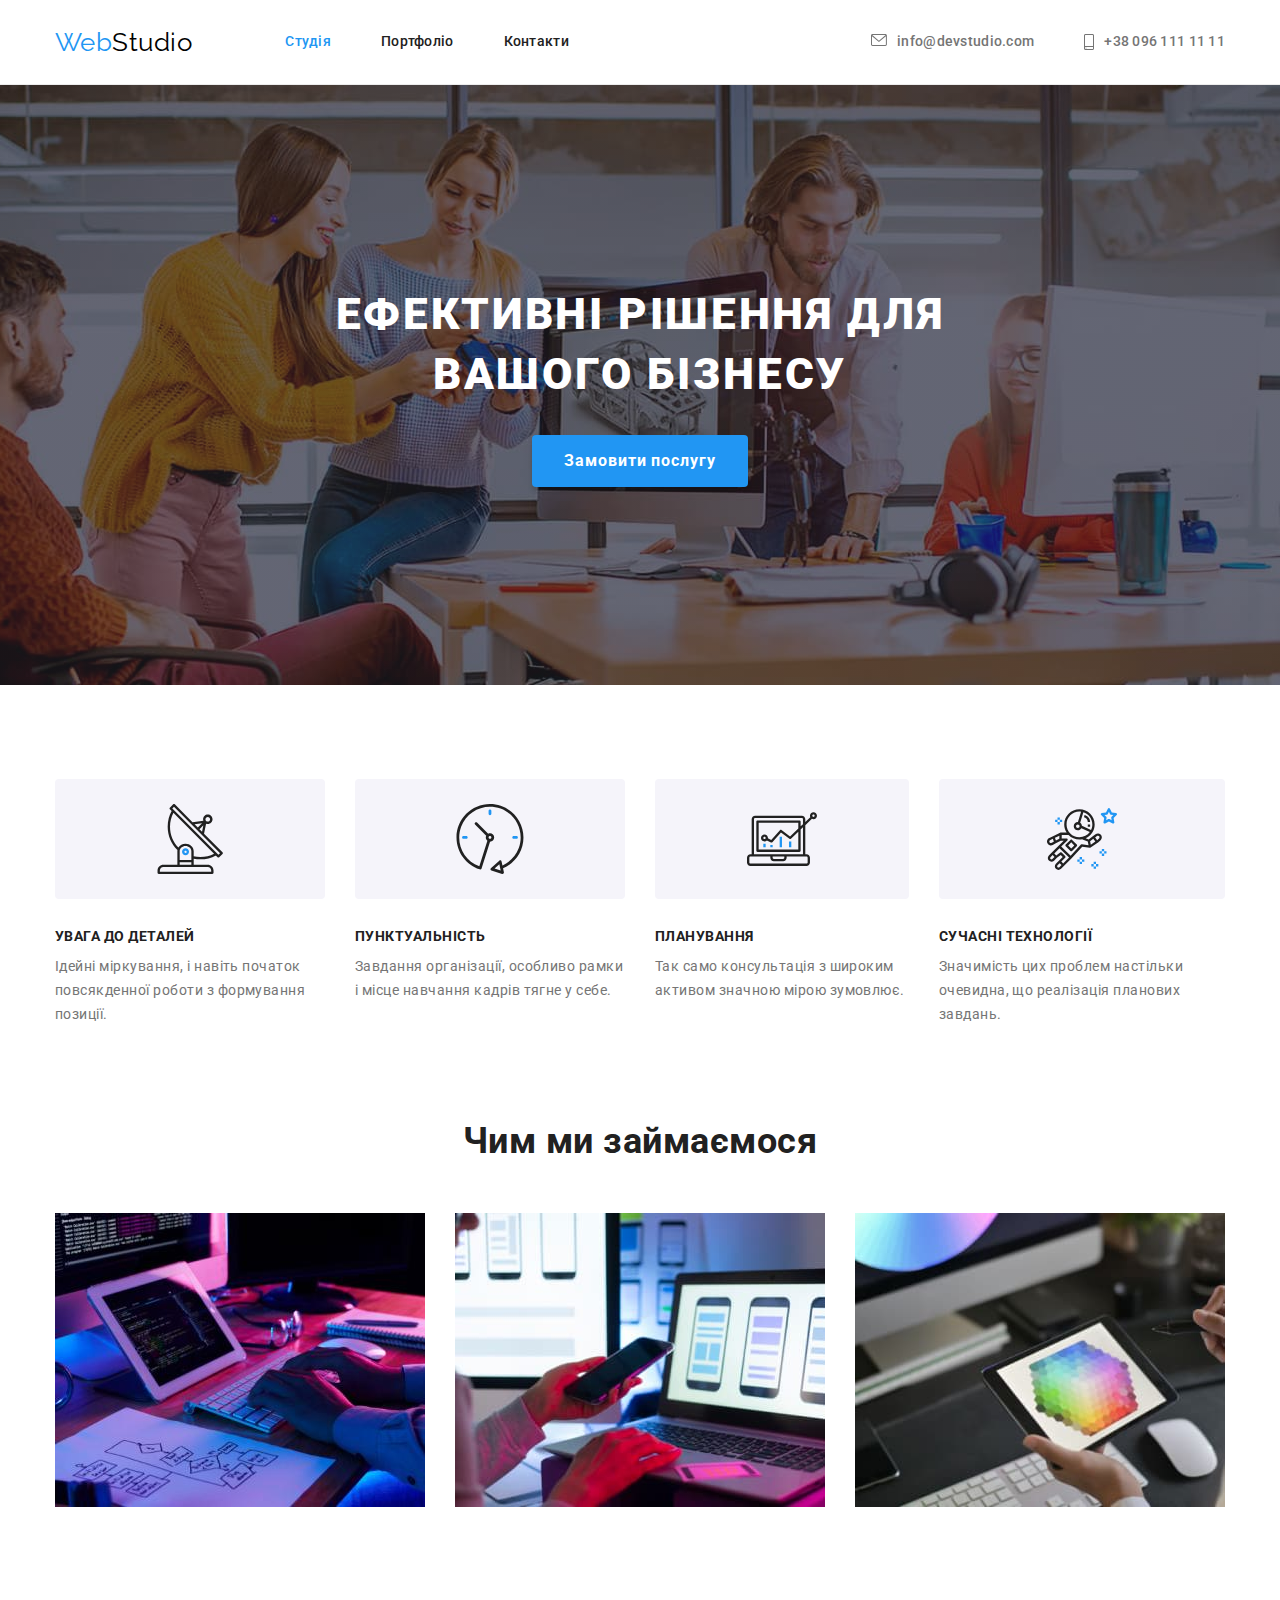
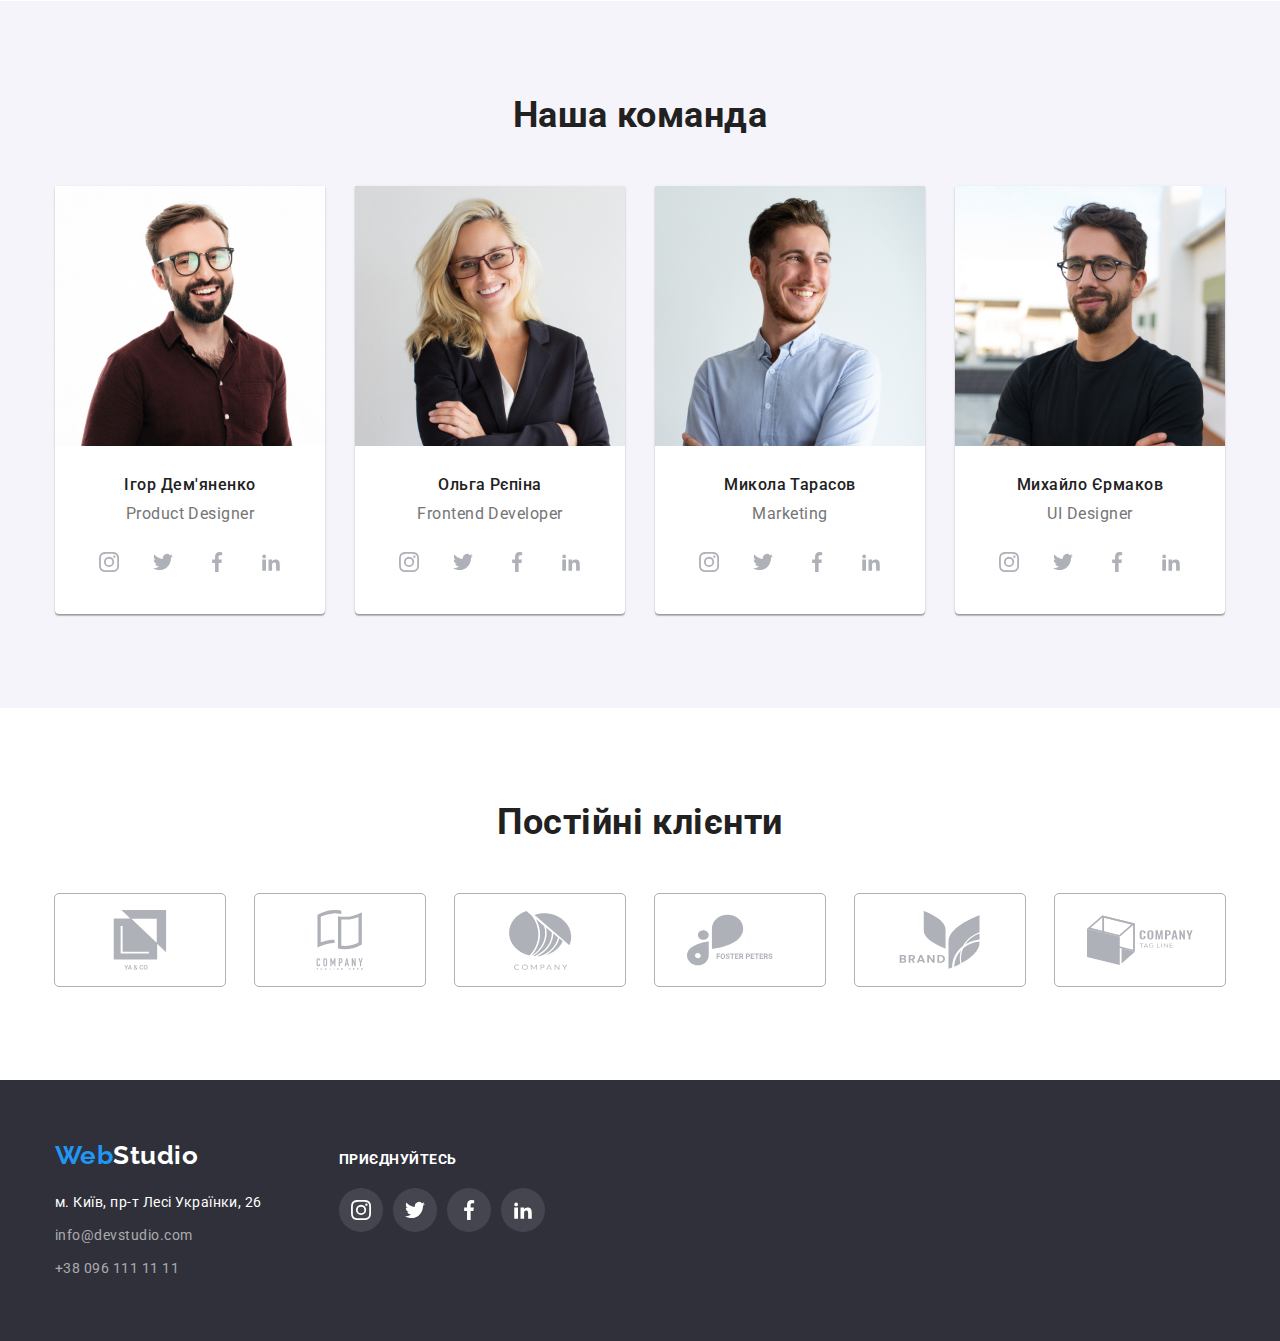
<file: index.html>
<!DOCTYPE html>
<html lang="uk">
  <head>
    <meta charset="UTF-8" />
    <meta http-equiv="X-UA-Compatible" content="IE=edge" />
    <meta name="viewport" content="width=device-width, initial-scale=1.0" />
    <title>Document</title>
    <link rel="preconnect" href="https://fonts.googleapis.com" />
    <link rel="preconnect" href="https://fonts.gstatic.com" crossorigin />
    <link
      href="https://fonts.googleapis.com/css2?family=Raleway:wght@700&family=Roboto:wght@500;700;900&display=swap"
      rel="stylesheet"
    />
    <link
      rel="stylesheet"
      href="https://cdnjs.cloudflare.com/ajax/libs/modern-normalize/1.0.0/modern-normalize.min.css"
    />
    <link rel="stylesheet" href="./css/styles.css" />
  </head>
  <body>
    <!-- Шапка сайта -->
    <header class="header">
      <div class="conteiner header-nav">
        <nav class="logo-nav">
          <a class="logo" href="./index.html"
            ><span class="logo-blue">Web</span>Studio</a
          >

          <ul class="site-nav list">
            <li class="item">
              <a href="./index.html" class="list-nav current">Студія </a>
            </li>
            <li class="item">
              <a href="./portfolio.html" class="list-nav">Портфоліо</a>
            </li>
            <li class="item">
              <a href="" class="list-nav">Контакти</a>
            </li>
          </ul>
        </nav>

        <div class="site-item">
          <ul class="site-link list">
            <li class="item">
              <a class="site-info" href="mailto:info@devstudio.com">
                <svg class="site-svg" width="16" height="12">
                  <use href="./images/icons.svg#icon-envelope"></use></svg
                >info@devstudio.com</a
              >
            </li>
            <li class="item">
              <a class="site-info" href="tel:+380961111111">
                <svg class="site-svg" width="10" height="16">
                  <use href="./images/icons.svg#icon-smartphone"></use></svg
                >+38 096 111 11 11</a
              >
            </li>
          </ul>
        </div>
      </div>
    </header>
    <!-- Компанія -->
    <main>
      <!-- Секція 1 -->
      <div class="overlay">
        <section class="hero-section">
          <div class="conteiner">
            <h1 class="container-hero">Ефективні рішення для вашого бізнесу</h1>
            <button type="button" class="button-hero">Замовити послугу</button>
          </div>
        </section>
      </div>
      <!-- Секція 2 -->
      <section class="containers">
        <div class="conteiner excample-info">
          <h2 class="excample">Приклади рішення для вашого бізнесу</h2>
          <ul class="list info">
            <li class="section-info">
              <div class="antena">
                <svg width="70" height="70">
                  <use href="./images/icons.svg#icon-Group-1"></use>
                </svg>
              </div>
              <h3 class="info-containers">УВАГА ДО ДЕТАЛЕЙ</h3>
              <p class="info-business">
                Ідейні міркування, і навіть початок повсякденної роботи з
                формування позиції.
              </p>
            </li>
            <li class="section-info clock">
              <div class="antena">
                <svg width="70" height="70">
                  <use href="./images/icons.svg#icon-clock-1-1"></use>
                </svg>
              </div>
              <h3 class="info-containers">ПУНКТУАЛЬНІСТЬ</h3>
              <p class="info-business">
                Завдання організації, особливо рамки і місце навчання кадрів
                тягне у себе.
              </p>
            </li>
            <li class="section-info diagram">
              <div class="antena">
                <svg width="70" height="70">
                  <use href="./images/icons.svg#icon-diagram-1-1"></use>
                </svg>
              </div>
              <h3 class="info-containers">ПЛАНУВАННЯ</h3>
              <p class="info-business">
                Так само консультація з широким активом значною мірою зумовлює.
              </p>
            </li>
            <li class="section-info astronaut">
              <div class="antena">
                <svg width="70" height="70">
                  <use href="./images/icons.svg#icon-astronaut-1-1"></use>
                </svg>
              </div>
              <h3 class="info-containers">СУЧАСНІ ТЕХНОЛОГІЇ</h3>
              <p class="info-business">
                Значимість цих проблем настільки очевидна, що реалізація
                планових завдань.
              </p>
            </li>
          </ul>
        </div>
      </section>
      <section class="activities">
        <div class="conteiner">
          <h2 class="project-item">Чим ми займаємося</h2>
          <ul class="list img">
            <li></li>
            <li class="project-img">
              <img src="./images/box1.jpg" alt="ТЕХНОЛОГІЇ" width="370" />
            </li>
            <li class="project-img">
              <img src="./images/box2.jpg" alt="ТЕХНОЛОГІЇ" width="370" />
            </li>
            <li class="project-img">
              <img src="./images/box3.jpg" alt="ТЕХНОЛОГІЇ" width="370" />
            </li>
          </ul>
        </div>
      </section>
      <!-- Секція 3 -->
      <section class="item-section">
        <div class="conteiner">
          <h2 class="item-container">Наша команда</h2>
          <ul class="item-info list">
            <li class="item-images">
              <img
                src="./images/Ihor.jpg"
                alt="Розробник"
                width="270"
                height="260"
              />
              <div class="title-developer">
                <h3 class="item-web">Ігор Дем'яненко</h3>
                <p lang="en" class="item-profesional">Product Designer</p>
                <ul class="icons-svg list">
                  <li class="items-svg">
                    <a class="icons" href="">
                      <svg class="svg" width="20" height="20">
                        <use href="./images/icons.svg#icon-instagram"></use>
                      </svg>
                    </a>
                  </li>
                  <li class="items-svg">
                    <a class="icons" href="">
                      <svg class="svg" width="20" height="20">
                        <use href="./images/icons.svg#icon-twitter"></use>
                      </svg>
                    </a>
                  </li>
                  <li class="items-svg">
                    <a class="icons" href="">
                      <svg class="svg" width="20" height="20">
                        <use href="./images/icons.svg#icon-facebook"></use>
                      </svg>
                    </a>
                  </li>
                  <li class="items-svg">
                    <a class="icons" href="">
                      <svg class="svg" width="20" height="20">
                        <use href="./images/icons.svg#icon-linkedin2"></use>
                      </svg>
                    </a>
                  </li>
                </ul>
              </div>
            </li>

            <li class="item-images">
              <img
                src="./images/Olga.jpg"
                alt="Розробник"
                width="270"
                height="260"
              />
              <div class="title-developer">
                <h3 class="item-web">Ольга Рєпіна</h3>
                <p lang="en" class="item-profesional">Frontend Developer</p>
                <ul class="icons-svg list">
                  <li>
                    <a class="icons" href="">
                      <svg class="svg" width="20" height="20">
                        <use href="./images/icons.svg#icon-instagram"></use>
                      </svg>
                    </a>
                  </li>
                  <li>
                    <a class="icons" href="">
                      <svg class="svg" width="20" height="20">
                        <use href="./images/icons.svg#icon-twitter"></use>
                      </svg>
                    </a>
                  </li>
                  <li>
                    <a class="icons" href="">
                      <svg class="svg" width="20" height="20">
                        <use href="./images/icons.svg#icon-facebook"></use>
                      </svg>
                    </a>
                  </li>
                  <li>
                    <a class="icons" href="">
                      <svg class="svg" width="20" height="20">
                        <use href="./images/icons.svg#icon-linkedin2"></use>
                      </svg>
                    </a>
                  </li>
                </ul>
              </div>
            </li>
            <li class="item-images">
              <img
                src="./images/Mukola.jpg"
                alt="Розробник"
                width="270"
                height="260"
              />
              <div class="title-developer">
                <h3 class="item-web">Микола Тарасов</h3>
                <p lang="en" class="item-profesional">Marketing</p>
                <ul class="icons-svg list">
                  <li>
                    <a class="icons" href="">
                      <svg class="svg" width="20" height="20">
                        <use href="./images/icons.svg#icon-instagram"></use>
                      </svg>
                    </a>
                  </li>
                  <li>
                    <a class="icons" href="">
                      <svg class="svg" width="20" height="20">
                        <use href="./images/icons.svg#icon-twitter"></use>
                      </svg>
                    </a>
                  </li>
                  <li>
                    <a class="icons" href="">
                      <svg class="svg" width="20" height="20">
                        <use href="./images/icons.svg#icon-facebook"></use>
                      </svg>
                    </a>
                  </li>
                  <li>
                    <a class="icons" href="">
                      <svg class="svg" width="20" height="20">
                        <use href="./images/icons.svg#icon-linkedin2"></use>
                      </svg>
                    </a>
                  </li>
                </ul>
              </div>
            </li>
            <li class="item-images">
              <img
                src="./images/Misha.jpg"
                alt="Розробник"
                width="270"
                height="260"
              />
              <div class="title-developer">
                <h3 class="item-web">Михайло Єрмаков</h3>
                <p lang="en" class="item-profesional">UI Designer</p>
                <ul class="icons-svg list">
                  <li>
                    <a class="icons" href="">
                      <svg class="svg" width="20" height="20">
                        <use href="./images/icons.svg#icon-instagram"></use>
                      </svg>
                    </a>
                  </li>
                  <li>
                    <a class="icons" href="">
                      <svg class="svg" width="20" height="20">
                        <use href="./images/icons.svg#icon-twitter"></use>
                      </svg>
                    </a>
                  </li>
                  <li>
                    <a class="icons" href="">
                      <svg class="svg" width="20" height="20">
                        <use href="./images/icons.svg#icon-facebook"></use>
                      </svg>
                    </a>
                  </li>
                  <li>
                    <a class="icons" href="">
                      <svg class="svg" width="20" height="20">
                        <use href="./images/icons.svg#icon-linkedin2"></use>
                      </svg>
                    </a>
                  </li>
                </ul>
              </div>
            </li>
          </ul>
        </div>
      </section>
      <section class="group-company">
        <div class="conteiner">
          <h2 class="group">Постійні клієнти</h2>
          <ul class="company list">
            <li class="group-1">
              <a class="link-group" href="">
                <svg class="icons-group" width="106" height="60">
                  <use href="./images/icons.svg#icon-group"></use>
                </svg>
              </a>
            </li>
            <li class="group-1">
              <a class="link-group" href="">
                <svg class="icons-group" width="106" height="60">
                  <use href="./images/icons.svg#icon-group2"></use>
                </svg>
              </a>
            </li>
            <li class="group-1">
              <a class="link-group" href="">
                <svg class="icons-group" width="106" height="60">
                  <use href="./images/icons.svg#icon-group3"></use>
                </svg>
              </a>
            </li>
            <li class="group-1">
              <a class="link-group" href="">
                <svg class="icons-group" width="106" height="60">
                  <use href="./images/icons.svg#icon-group4"></use>
                </svg>
              </a>
            </li>
            <li class="group-1">
              <a class="link-group" href="">
                <svg class="icons-group" width="106" height="60">
                  <use href="./images/icons.svg#icon-group5"></use>
                </svg>
              </a>
            </li>
            <li class="group-1">
              <a class="link-group" href="">
                <svg class="icons-group" width="106" height="60">
                  <use href="./images/icons.svg#icon-group6"></use>
                </svg>
              </a>
            </li>
          </ul>
        </div>
      </section>
    </main>
    <!-- Футер -->
    <footer class="site-adr">
      <div class="conteiner footer-item">
        <div class="adr-footer">
          <address class="footer-adr">
            <a class="adr-site" href="./index.html"
              ><span class="adr-blue">Web</span>Studio</a
            >
            <p class="adr-street">м. Київ, пр-т Лесі Українки, 26</p>
            <ul class="list">
              <li class="mail">
                <a href="mailto:info@devstudio.com" class="site-mail"
                  >info@devstudio.com</a
                >
              </li>
              <li class="tel">
                <a href="tel:+380961111111" class="site-tel"
                  >+38 096 111 11 11</a
                >
              </li>
            </ul>
          </address>
        </div>
        <div class="">
          <h2 class="footer-title">Приєднуйтесь</h2>
          <ul class="footer list">
            <li>
              <a class="footer-svg" href="">
                <svg width="20" height="20">
                  <use href="./images/icons.svg#icon-instagram"></use>
                </svg>
              </a>
            </li>
            <li>
              <a class="footer-svg" href="">
                <svg width="20" height="20">
                  <use href="./images/icons.svg#icon-twitter"></use>
                </svg>
              </a>
            </li>
            <li>
              <a class="footer-svg" href="">
                <svg width="20" height="20">
                  <use href="./images/icons.svg#icon-facebook"></use>
                </svg>
              </a>
            </li>
            <li>
              <a class="footer-svg" href="">
                <svg width="20" height="20">
                  <use href="./images/icons.svg#icon-linkedin2"></use>
                </svg>
              </a>
            </li>
          </ul>
        </div>
      </div>
    </footer>
  </body>
</html>
</file>
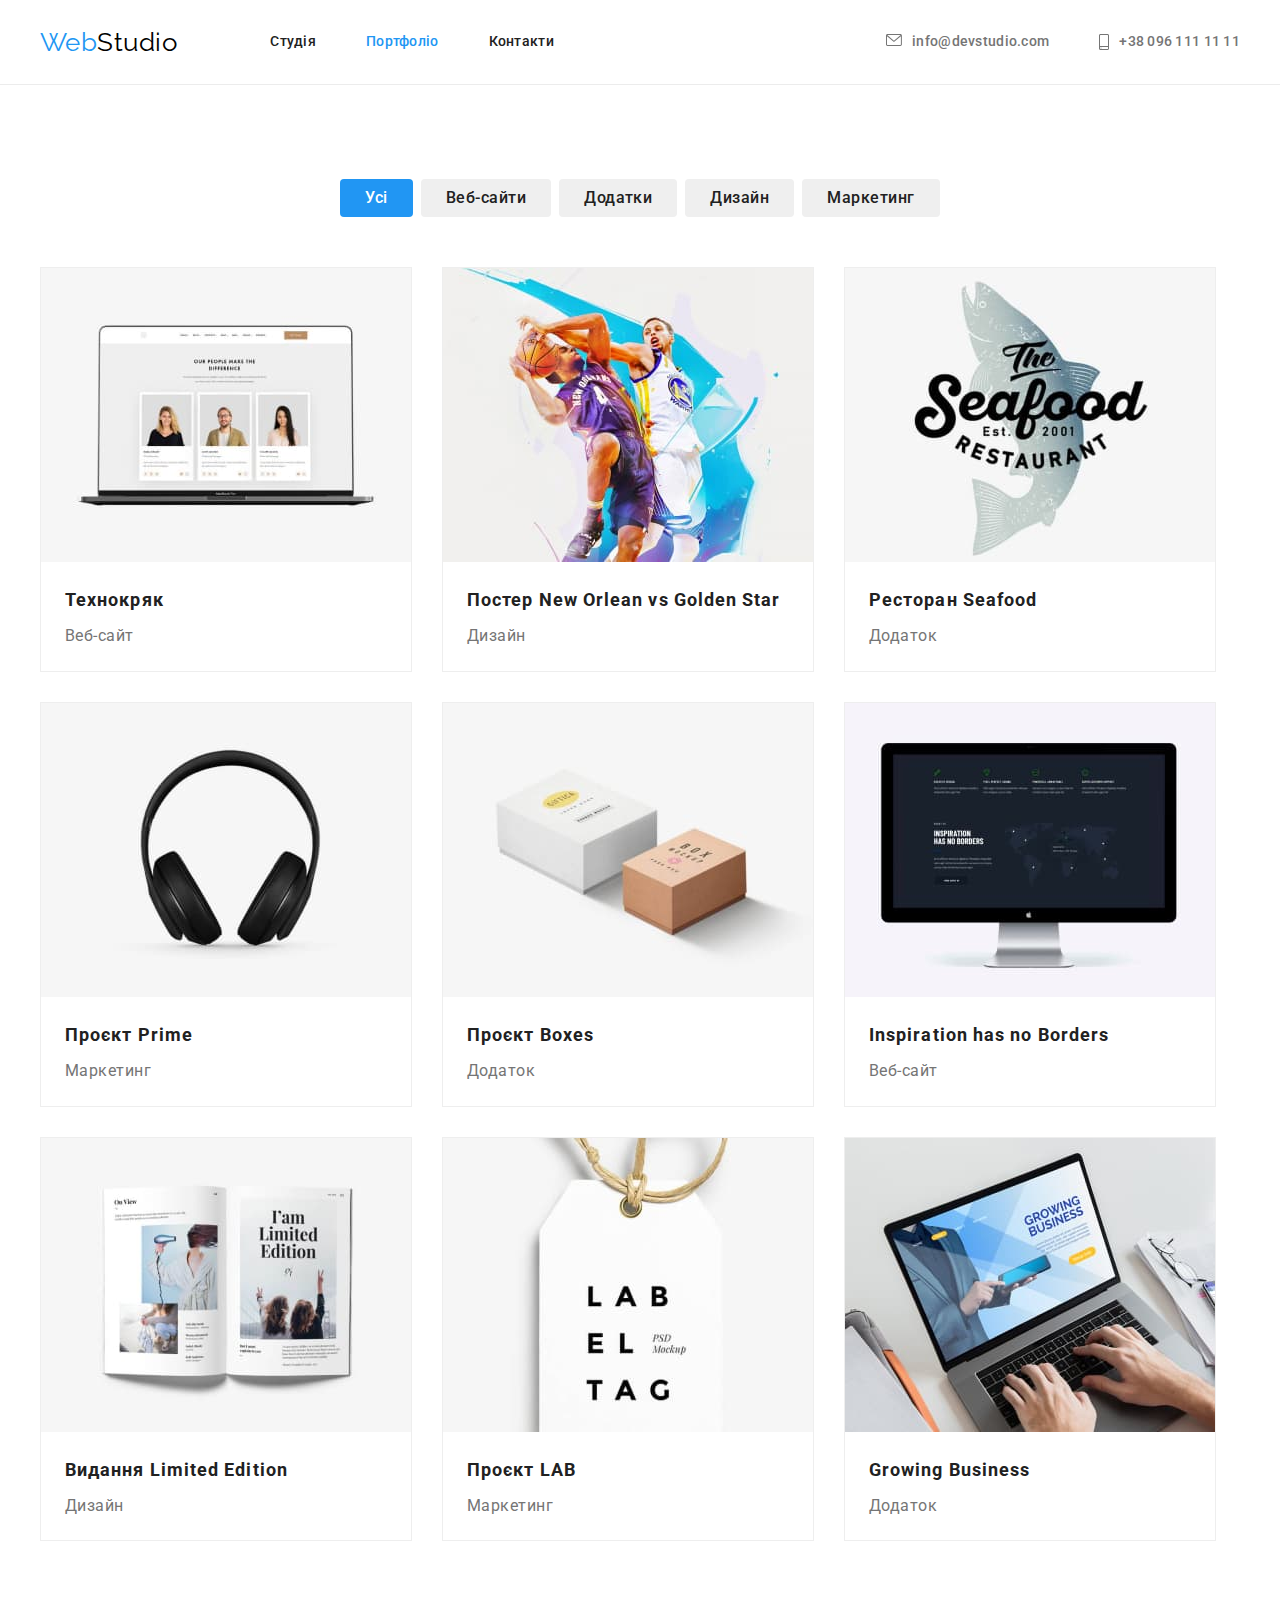
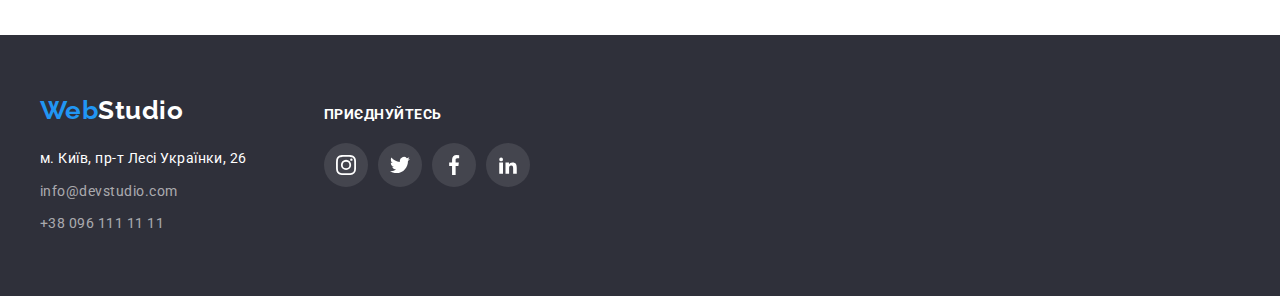
<file: portfolio.html>
<!DOCTYPE html>
<html lang="uk">
  <head>
    <meta charset="UTF-8" />
    <meta http-equiv="X-UA-Compatible" content="IE=edge" />
    <meta name="viewport" content="width=device-width, initial-scale=1.0" />
    <title>portfolio</title>
    <link rel="stylesheet" href="./css/styles.css" />
    <link rel="preconnect" href="https://fonts.googleapis.com" />
    <link rel="preconnect" href="https://fonts.gstatic.com" crossorigin />
    <link
      href="https://fonts.googleapis.com/css2?family=Raleway:wght@700&family=Roboto:wght@500;700;900&display=swap"
      rel="stylesheet"
    />
  </head>
  <body>
    <!---------------- ШАпка портфоліо ---------------------------------->
    <header class="header">
      <div class="conteiner header-nav">
        <nav class="logo-nav">
          <a class="logo" href="./index.html"
            ><span class="logo-blue">Web</span>Studio</a
          >

          <ul class="site-nav list">
            <li class="item">
              <a href="./index.html" class="list-nav">Студія</a>
            </li>
            <li class="item">
              <a href="./portfolio.html" class="list-nav current">Портфоліо</a>
            </li>
            <li class="item">
              <a href="" class="list-nav">Контакти</a>
            </li>
          </ul>
        </nav>

        <div class="site-item">
          <ul class="site-link list">
            <li class="item">
              <a class="site-info" href="mailto:info@devstudio.com">
                <svg class="site-svg" width="16" height="12">
                  <use href="./images/icons.svg#icon-envelope"></use></svg
                >info@devstudio.com</a
              >
            </li>
            <li class="item">
              <a class="site-info" href="tel:+380961111111">
                <svg class="site-svg" width="10" height="16">
                  <use href="./images/icons.svg#icon-smartphone"></use></svg
                >+38 096 111 11 11</a
              >
            </li>
          </ul>
        </div>
      </div>
    </header>

    <main class="main-sections">
      <!------------------ Компанія--------------------------------- -->
      <section class="section-company">
        <div class="conteiner">
          <h1 class="excample">Портфоліо</h1>
          <!------------- Фільтр портфоліо-------------------- -->
          <ul class="section-buttons list">
            <li class="filter-buttons">
              <button type="button" class="buttons active">Усі</button>
            </li>
            <li class="">
              <button type="button" class="buttons">Веб-сайти</button>
            </li>
            <li class="">
              <button class="buttons" type="button">Додатки</button>
            </li>
            <li class="">
              <button type="button" class="buttons">Дизайн</button>
            </li>
            <li class="">
              <button type="button" class="buttons">Маркетинг</button>
            </li>
          </ul>
        </div>
        <!---------------- Проекти  --------------------------->
        <div class="conteiner">
          <ul class="sections-projects list">
            <li class="projects">
              <a class="project-section" href="">
                <img
                  src="./images/portfolio1.jpg"
                  alt="Проекти"
                  width="370"
                  height="294"
                />
                <div class="section-title">
                  <h2 class="projects-portfolio">Технокряк</h2>
                  <p class="projects-title">Веб-сайт</p>
                </div>
              </a>
            </li>

            <li class="projects">
              <a class="project-section" href="">
                <img
                  src="./images/portfolio2.jpg"
                  alt="Проекти"
                  width="370"
                  height="294"
                />
                <div class="section-title">
                  <h2 class="projects-portfolio">
                    Постер New Orlean vs Golden Star
                  </h2>
                  <p class="projects-title">Дизайн</p>
                </div>
              </a>
            </li>

            <li class="projects">
              <a class="project-section" href="">
                <img
                  src="./images/portfolio3.jpg"
                  alt="Проекти"
                  width="370"
                  height="294"
                />
                <div class="section-title">
                  <h2 class="projects-portfolio">Ресторан Seafood</h2>
                  <p class="projects-title">Додаток</p>
                </div>
              </a>
            </li>

            <li class="projects">
              <a class="project-section" href="">
                <img
                  src="./images/portfolio4.jpg"
                  alt="Проекти"
                  width="370"
                  height="294"
                />
                <div class="section-title">
                  <h2 class="projects-portfolio">Проєкт Prime</h2>
                  <p class="projects-title">Маркетинг</p>
                </div>
              </a>
            </li>

            <li class="projects">
              <a class="project-section" href="">
                <img
                  src="./images/portfolio5.jpg"
                  alt="Проекти"
                  width="370"
                  height="294"
                />
                <div class="section-title">
                  <h2 class="projects-portfolio">Проєкт Boxes</h2>
                  <p class="projects-title">Додаток</p>
                </div>
              </a>
            </li>

            <li class="projects">
              <a class="project-section" href="">
                <img
                  src="./images/portfolio6.jpg"
                  alt="Проекти"
                  width="370"
                  height="294"
                />
                <div class="section-title">
                  <h2 class="projects-portfolio" lang="en">
                    Inspiration has no Borders
                  </h2>
                  <p class="projects-title">Веб-сайт</p>
                </div>
              </a>
            </li>

            <li class="projects">
              <a class="project-section" href="">
                <img
                  src="./images/portfolio7.jpg"
                  alt="Проекти"
                  width="370"
                  height="294"
                />
                <div class="section-title">
                  <h2 class="projects-portfolio">Видання Limited Edition</h2>
                  <p class="projects-title">Дизайн</p>
                </div>
              </a>
            </li>

            <li class="projects">
              <a class="project-section" href="">
                <img
                  src="./images/portfolio8.jpg"
                  alt="Проекти"
                  width="370"
                  height="294"
                />
                <div class="section-title">
                  <h2 class="projects-portfolio">Проєкт LAB</h2>
                  <p class="projects-title">Маркетинг</p>
                </div>
              </a>
            </li>
            <li class="projects">
              <a class="project-section" href="">
                <img
                  src="./images/portfolio9.jpg"
                  alt="Проекти"
                  width="370"
                  height="294"
                />
                <div class="section-title">
                  <h2 class="projects-portfolio" lang="en">Growing Business</h2>
                  <p class="projects-title">Додаток</p>
                </div>
              </a>
            </li>
          </ul>
        </div>
      </section>
    </main>
    <!-- Футер -->
    <footer class="site-adr">
      <div class="conteiner footer-item">
        <div class="adr-footer">
          <address class="footer-adr">
            <a class="adr-site" href="./index.html"
              ><span class="adr-blue">Web</span>Studio</a
            >
            <p class="adr-street">м. Київ, пр-т Лесі Українки, 26</p>
            <ul class="list">
              <li class="mail">
                <a href="mailto:info@devstudio.com" class="site-mail"
                  >info@devstudio.com</a
                >
              </li>
              <li class="tel">
                <a href="tel:+380961111111" class="site-tel"
                  >+38 096 111 11 11</a
                >
              </li>
            </ul>
          </address>
        </div>
        <div class="">
          <h2 class="footer-title">Приєднуйтесь</h2>
          <ul class="footer list">
            <li>
              <a class="footer-svg" href="">
                <svg width="20" height="20">
                  <use href="./images/icons.svg#icon-instagram"></use>
                </svg>
              </a>
            </li>
            <li>
              <a class="footer-svg" href="">
                <svg width="20" height="20">
                  <use href="./images/icons.svg#icon-twitter"></use>
                </svg>
              </a>
            </li>
            <li>
              <a class="footer-svg" href="">
                <svg width="20" height="20">
                  <use href="./images/icons.svg#icon-facebook"></use>
                </svg>
              </a>
            </li>
            <li>
              <a class="footer-svg" href="">
                <svg width="20" height="20">
                  <use href="./images/icons.svg#icon-linkedin2"></use>
                </svg>
              </a>
            </li>
          </ul>
        </div>
      </div>
    </footer>
  </body>
</html>
</file>
<file: css/styles.css>
/* Основний колір тексту #212121 */
/* Другорядний колір тексту #757575 */
/* Назва сайту #000000 */
/* При написканні #2196F3 */
/* Фон сайта #F5F5F5 */
/* Шапка #FFFFFF */
/* Секція 1 #2F303A */
/* Секція 2 #F5F5F5 */
/* Секція 3 #F5F4FA */
/* Футер #2F303A */

:root {
  --primery-web-color: #000000;
  --brand-text-color: #212121;
  --tittle-text-color: #757575;
  --background-color: #f5f5f5;
  --tittle-buttom-color: #2196f3;
  --container-hero-color: #ffffff;
  --content-section-color: #2f303a;
  --section-item-color: #f5f4fa;
  --section-footer-color: rgba(255, 255, 255, 0.6);
  --buttom-hero-color: #188ce8;
  --icons-color: #AFB1B8;
  --icons-bgr-color: #ffffff;
}

body {
  background-color: var(--container-hero-color);
  font-family: Roboto, sans-serif;
  letter-spacing: 0.03em;
  margin: 0;
}

h1,
h2,
h3,
ul,
p {
  margin: 0;
  padding: 0;
}

/* Шапка сайта */
.conteiner {
  margin-left: auto;
  margin-right: auto;
  padding-left: 15px;
  padding-right: 15px;
  max-width: 1200px;
}

.header {
  border-bottom: 1px solid #ECECEC;
}

.header-nav {
  display: flex;
  align-items: center;
}

.logo-nav {
  display: flex;
  align-items: center;
}

.logo {
  color: var(--primery-web-color);

  font-family: Raleway, sans-serif;
  font-size: 26px;
  line-height: 1.19;
  text-decoration: none;
}

.logo:hover,
.logo:focus {
  color: var(--tittle-buttom-color);
}

.logo-blue {
  color: var(--tittle-buttom-color);
}

.site-nav {
  display: flex;
  margin-left: 93px;
}

.site-nav .item:not(:last-child) {
  margin-right: 50px;

}


.list {
  list-style: none;
}


.list-nav {
  display: block;
  padding: 34px 0;
  color: var(--brand-text-color);

  font-weight: 500;
  font-size: 14px;
  line-height: 1.14;
  letter-spacing: 0.02em;
  text-decoration: none;
}

.list-nav:hover,
.list-nav:focus {
  color: var(--tittle-buttom-color);
}

.site-nav .list-nav.current {
  color: var(--tittle-buttom-color);
}

.site-link {
  display: flex;

}

.site-item {
  margin-left: auto;
}

.site-link .item+.item {
  margin-left: 50px;
}

.site-info {
  display: flex;
  padding: 34px 0;

  color: var(--tittle-text-color);

  font-weight: 500;
  font-size: 14px;
  line-height: 1.14;
  letter-spacing: 0.02em;
  text-decoration: none;
}

.site-svg {
  margin-right: 10px;
  fill: currentColor;

}

.site-info:hover,
.site-info:focus {
  color: var(--tittle-buttom-color);
}



/* ----------------------------------Компанія------------------------------ */
/* -----------------------------------Секція 1---------------------------- */
.overlay {
  max-width: 1600px;
  height: 600px;
  margin-left: auto;
  margin-right: auto;
  background-image: linear-gradient(rgba(47, 48, 58, 0.4), rgba(47, 48, 58, 0.4)), url(../images/Overlay.jpg);
  background-repeat: no-repeat;
  background-position: center;
  background-size: cover;
  background-color: var(--content-section-color);
}


.hero-section {
  padding: 200px 0;
  text-align: center;

}

.container-hero {
  margin: 0 auto;
  margin-bottom: 30px;

  color: var(--container-hero-color);
  width: 696px;
  font-weight: 900;
  text-align: center;
  font-size: 44px;
  line-height: 1.36;
  letter-spacing: 0.06em;
  text-transform: uppercase;
}

.button-hero {
  padding: 11px 32px;
  border: 0;
  min-width: 216px;
  background-color: var(--tittle-buttom-color);
  color: var(--container-hero-color);

  cursor: pointer;
  font-family: inherit;
  font-weight: 700;
  font-size: 16px;
  line-height: 1.87;
  letter-spacing: 0.06em;
  border-radius: 4px;
  box-shadow: 0px 4px 4px rgba(0, 0, 0, 0.15);
}

.button-hero:hover,
.button-hero:focus {
  background-color: var(--buttom-hero-color);
  color: var(--container-hero-color);
}

/* ----------------------------------Секція 2------------------------*/
.containers {
  padding: 94px 0;
  background-color: var(--container-hero-color);

}

.excample {
  overflow: hidden;
  position: absolute;
  white-space: nowrap;
  clip: rect(0 0 0 0);
  clip-path: inset(50%);
  height: 1px;
  width: 1px;
}

.list.info {
  display: flex;

}

.section-info:not(:last-child) {
  max-width: 270px;
  margin-right: 30px;
}

.antena {
  display: flex;
  justify-content: center;
  align-items: center;
  height: 120px;
  margin-bottom: 30px;

  background-color: var(--section-item-color);
  border-radius: 4px;
}

.info-containers {
  margin-bottom: 10px;

  color: var(--brand-text-color);
  font-weight: 700;
  font-size: 14px;
  line-height: 1.14;
}

.info-business {
  color: var(--tittle-text-color);

  font-weight: 400;
  font-size: 14px;
  line-height: 1.71;
}

.activities {
  padding-bottom: 94px;
}

img {
  display: block;
  max-width: 100%;
  height: auto;
}

.list.img {
  display: flex;
}

.project-img:last-child {
  margin-right: 0;
}

.project-img {
  margin-right: 30px;
}

.project-item {
  margin-bottom: 50px;

  color: var(--brand-text-color);
  font-weight: 700;
  font-size: 36px;
  line-height: 1.16;
  text-align: center;
}

/* -------------------------Секція 3 ----------------------------*/
.item-info.list {
  display: flex;
}

.item-images {
  width: 270px;
  margin-right: 30px;
  background: var(--container-hero-color);
  box-shadow: 0px 1px 3px rgba(0, 0, 0, 0.12), 0px 1px 1px rgba(0, 0, 0, 0.14), 0px 2px 1px rgba(0, 0, 0, 0.2);
  border-radius: 0px 0px 4px 4px;
}

.item-images:last-child {
  margin-right: 0;
}

.item-section {
  padding-bottom: 94px;
  padding-top: 94px;

  background-color: var(--section-item-color);
}

.item-container {
  margin-bottom: 50px;

  color: var(--brand-text-color);
  font-weight: 700;
  font-size: 36px;
  line-height: 1.16;
  text-align: center;
}

.title-developer {
  padding: 30px;
}

.item-web {
  margin-bottom: 10px;

  color: var(--brand-text-color);
  font-weight: 500;
  font-size: 16px;
  line-height: 1.18;
  text-align: center;
}

.item-profesional {
  color: var(--tittle-text-color);

  font-weight: 400;
  font-size: 16px;
  line-height: 1.18;
  text-align: center;
  margin-bottom: 16px;
}

.icons-svg.list {
  display: flex;
  justify-content: center;
  align-items: center;
  gap: 10px;

}

.icons {
  display: flex;
  width: 44px;
  height: 44px;
  margin: 0;
  background-color: var(--container-hero-color);
  fill: var(--icons-color);
  border-radius: 50%;
  align-items: center;
  justify-content: center;
  outline: 1px solid var(--container-hero-color);

}

.icons:hover,
.icons:focus {
  background-color: var(--tittle-buttom-color);
  fill: var(--icons-bgr-color);
}

/* -------------------------Секія----------------------- 4 */
.group-company {
  padding: 94px 0;
}

.group {
  color: var(--brand-text-color);
  font-weight: 700;
  font-size: 36px;
  line-height: 1.16;
  text-align: center;
  margin-bottom: 50px;
}

.company.list {
  display: flex;
  justify-content: space-between;
  gap: 27px;
}

.link-group {
  display: flex;
  width: 170px;
  height: 92px;
  justify-content: center;
  align-items: center;
  border-radius: 4px;
  margin: 0;

  outline: 1px solid var(--icons-color);
  fill: var(--icons-color);
}

.link-group:hover,
.link-group:focus {
  background-color: var(--container-hero-color);
  fill: var(--tittle-buttom-color);
  border: 1px solid var(--tittle-buttom-color);

}

/* -----------------------Футер------------------------------- */
.site-adr {
  padding-top: 60px;
  padding-bottom: 60px;

  background-color: var(--content-section-color);
  font-style: normal;
}

.footer-adr {
  font-style: normal;
  margin-right: 77px;
}

.adr-site {
  display: block;
  margin-bottom: 20px;

  color: var(--container-hero-color);
  font-family: raleway, sans-serif;
  font-weight: 700;
  font-size: 26px;
  line-height: 1.2;
  text-decoration: none;
}

.adr-site:hover,
.adr-site:focus {
  color: var(--tittle-buttom-color);
}

.adr-blue {
  color: var(--tittle-buttom-color);
}

.adr-street {
  margin-bottom: 9px;

  color: var(--container-hero-color);
  font-weight: 400;
  font-size: 14px;
  line-height: 1.71;
  text-decoration: none;
}

.mail {
  margin-bottom: 9px;
}

.site-mail {
  color: var(--section-footer-color);

  font-weight: 400;
  font-size: 14px;
  line-height: 1.71;
  text-decoration: none;
}

.site-mail:hover,
.site-mail:focus {
  color: var(--tittle-buttom-color);
}

.site-tel {
  color: var(--section-footer-color);

  font-weight: 400;
  font-size: 14px;
  line-height: 1.71;
  text-decoration: none;
}

.site-tel:hover,
.site-tel:focus {
  color: var(--tittle-buttom-color);
}

.footer-title {
  font-style: normal;
  text-decoration: none;
  margin-bottom: 20px;
  font-weight: 700;
  font-size: 14px;
  line-height: 1.14;
  text-transform: uppercase;

  color: var(--container-hero-color);
}

.footer-item {
  display: flex;
  align-items: baseline;
}

.footer.list {
  display: flex;
  justify-content: center;
  align-items: center;
  gap: 10px;
}

.footer-svg {
  display: flex;
  width: 44px;
  height: 44px;
  margin: 0;
  background-color: rgba(255, 255, 255, 0.1);
  fill: var(--icons-bgr-color);
  border-radius: 50%;
  align-items: center;
  justify-content: center;
}

.footer-svg:hover,
.footer-svg:focus {
  background-color: var(--tittle-buttom-color);
}

/* ----------------------------Портфоліо-------------------------- */
.main-sections {
  background-color: var(--container-hero-color);
}

.section-buttons {
  margin-bottom: 50px;
  display: flex;
  flex-wrap: wrap;
  justify-content: center;
  gap: 8px;
}

.section-company {
  padding: 94px 0;
}


/* Фільтр портфоліо */
.buttons.active {
  background-color: var(--tittle-buttom-color);
  color: #ffffff;
}

.buttons {
  border-style: none;
  padding: 6px 25px;
  height: 38px;
  border-radius: 4px;

  color: var(--brand-text-color);
  font-family: inherit;
  font-weight: 500;
  font-size: 16px;
  line-height: 1.6;
  letter-spacing: 0.03em;
  cursor: pointer;
}

.buttons:hover,
.buttons:focus {
  background-color: var(--tittle-buttom-color);
  color: var(--container-hero-color);
  box-shadow: 0px 3px 1px rgba(0, 0, 0, 0.1), 0px 1px 2px rgba(0, 0, 0, 0.08), 0px 2px 2px rgba(0, 0, 0, 0.12);
}

/* -------Проекти---- */
.sections-projects {
  display: flex;
  flex-wrap: wrap;
}

.project-section {
  text-decoration: none;
}

.projects:hover,
.projects:focus {
  box-shadow: 0px 1px 1px rgba(0, 0, 0, 0.12), 0px 4px 4px rgba(0, 0, 0, 0.06), 1px 4px 6px rgba(0, 0, 0, 0.16);
}


.projects {
  display: block;
  width: 370px;
  margin-right: 30px;
  margin-bottom: 30px;
  background-color: var(--container-hero-color);
  border: 1px solid #EEEEEE;
}

.projects:nth-child(3n) {
  margin-right: 0;
}

.projects:nth-last-child(-n + 3) {
  margin-bottom: 0;
}

.projects-portfolio {
  margin-bottom: 4px;
  color: var(--brand-text-color);

  font-weight: 700;
  font-size: 18px;
  line-height: 2;
  letter-spacing: 0.06em;
}

.projects-title {
  color: var(--tittle-text-color);

  font-weight: 400;
  font-size: 16px;
  line-height: 1.8;
}

.section-title {
  padding: 20px 24px;
}
</file>
